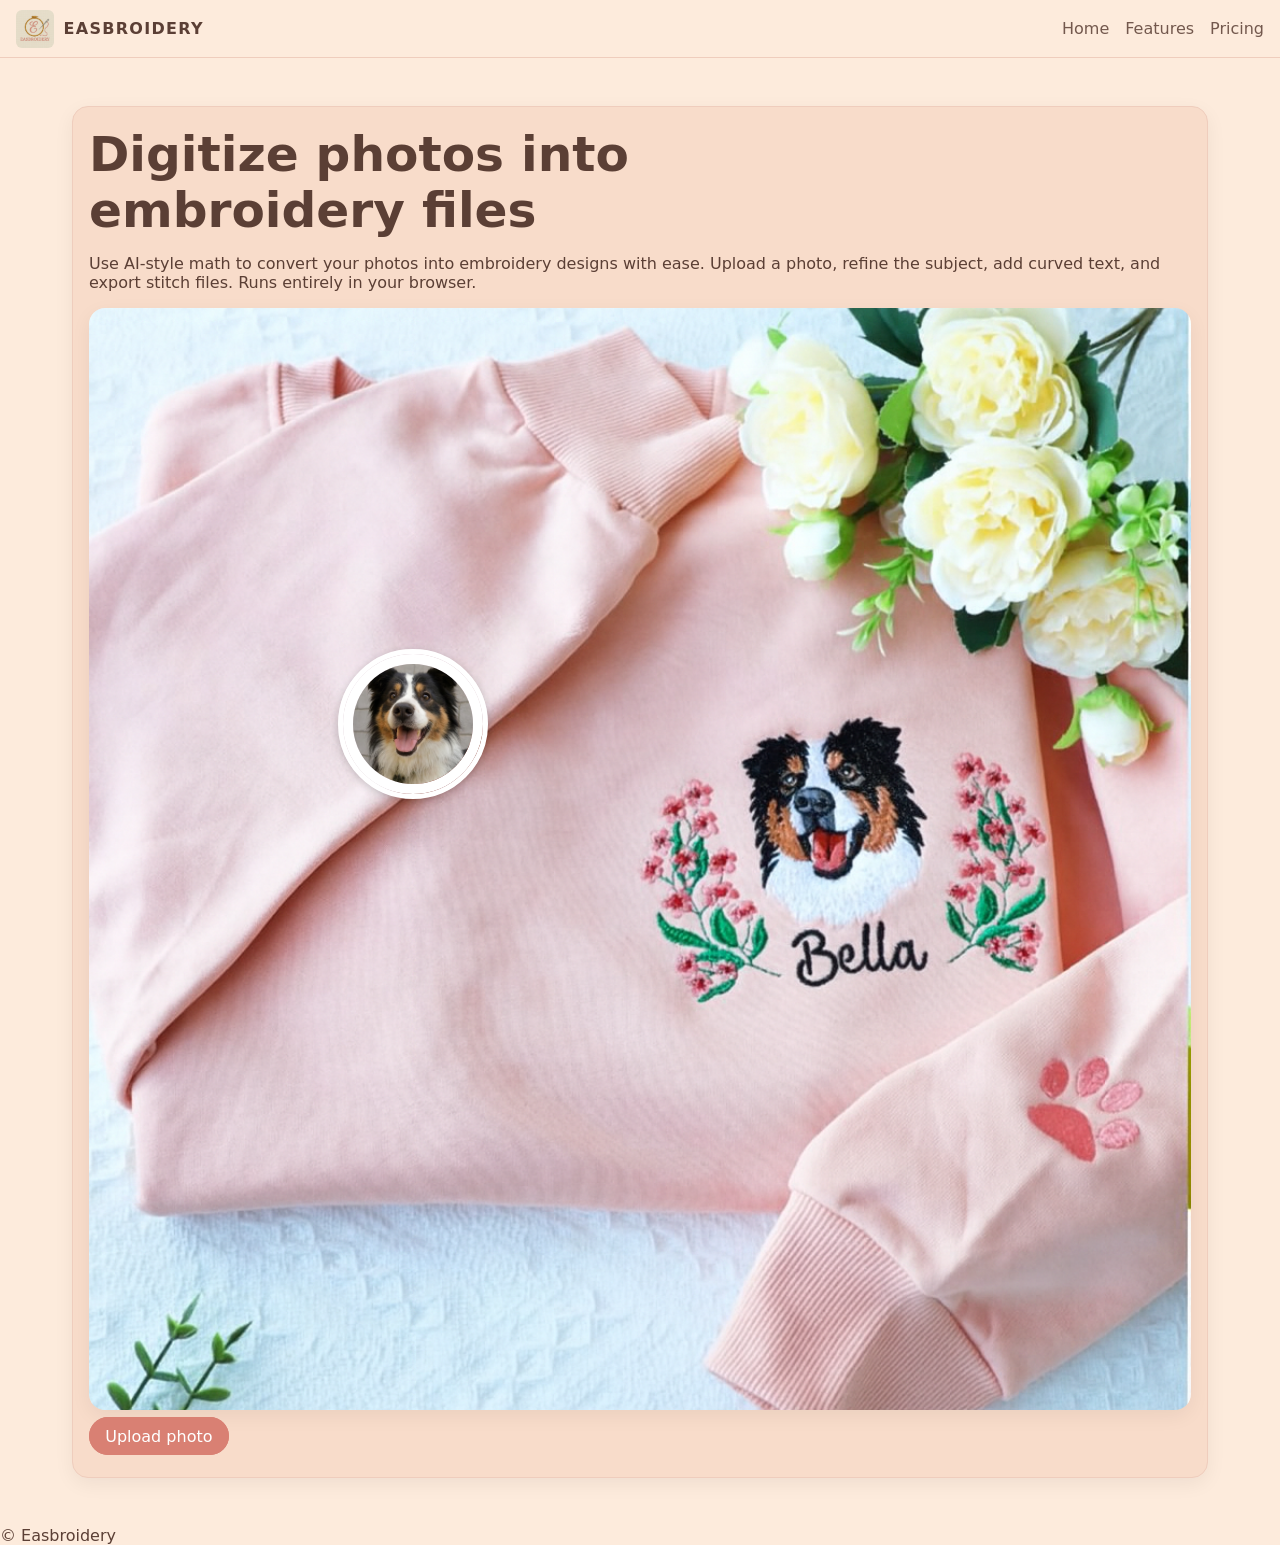
<file: index.html>
<!doctype html>
<html lang="en">
<head>
  <meta charset="utf-8" />
  <meta name="viewport" content="width=device-width, initial-scale=1" />
  <title>Easbroidery — Digitize photos into embroidery files</title>
  <link rel="stylesheet" href="styles.css" />
  <style>
    /* Let the hero area expand full width */
    .hero {
      display: flex;
      justify-content: center;
      padding: 2rem;
    }
    .hero__grid.card {
      width: 100%;          /* take all available width */
      max-width: 1400px;    /* optional cap so it doesn’t stretch too far */
      margin: 0 auto;
    }
    .hero__example img {
      display: block;
      width: 100%;
      height: auto;
      border-radius: 12px;
    }

    /* inset: left alone */
    .hero__inset {
      position: absolute;
      top: 45%;
      left: 30%;
      transform: translate(-50%, -50%);
      width: 150px;
      height: 150px;
      border-radius: 50%;
      overflow: hidden;
      border: 5px solid #fff;
      box-shadow: 0 2px 8px rgba(0,0,0,.2);
      pointer-events: none;
    }
    .hero__inset img {
      width: 100%;
      height: 100%;
      object-fit: cover;
    }
  </style>
</head>
<body class="theme-peach">
  <header class="site-header">
    <a href="index.html" class="brand">
      <img src="assets/logo.png" alt="Easbroidery" class="brand__logo" />
      <span class="brand__name">EASBROIDERY</span>
    </a>
    <nav class="nav">
      <a href="index.html">Home</a>
      <a href="features.html">Features</a>
      <a href="pricing.html">Pricing</a>
    </nav>
  </header>

  <main class="hero">
    <div class="hero__grid card">
      <div class="hero__copy">
        <h1>Digitize photos into<br/>embroidery files</h1>
        <p class="lede">
          Use AI-style math to convert your photos into embroidery designs with ease.
          Upload a photo, refine the subject, add curved text, and export stitch files.
          Runs entirely in your browser.
        </p>
        <figure class="hero__example">
          <img src="assets/hero-photo.jpg" alt="Sweatshirt with embroidery" />
        </figure>
        <p><a class="btn btn--primary" href="editor.html">Upload photo</a></p>
      </div>

      <!-- inset untouched -->
      <div class="hero__inset">
        <img src="assets/hero-inset.jpg" alt="Inset sample" />
      </div>
    </div>
  </main>

  <footer class="site-foot">© Easbroidery</footer>
</body>
</html>
</file>
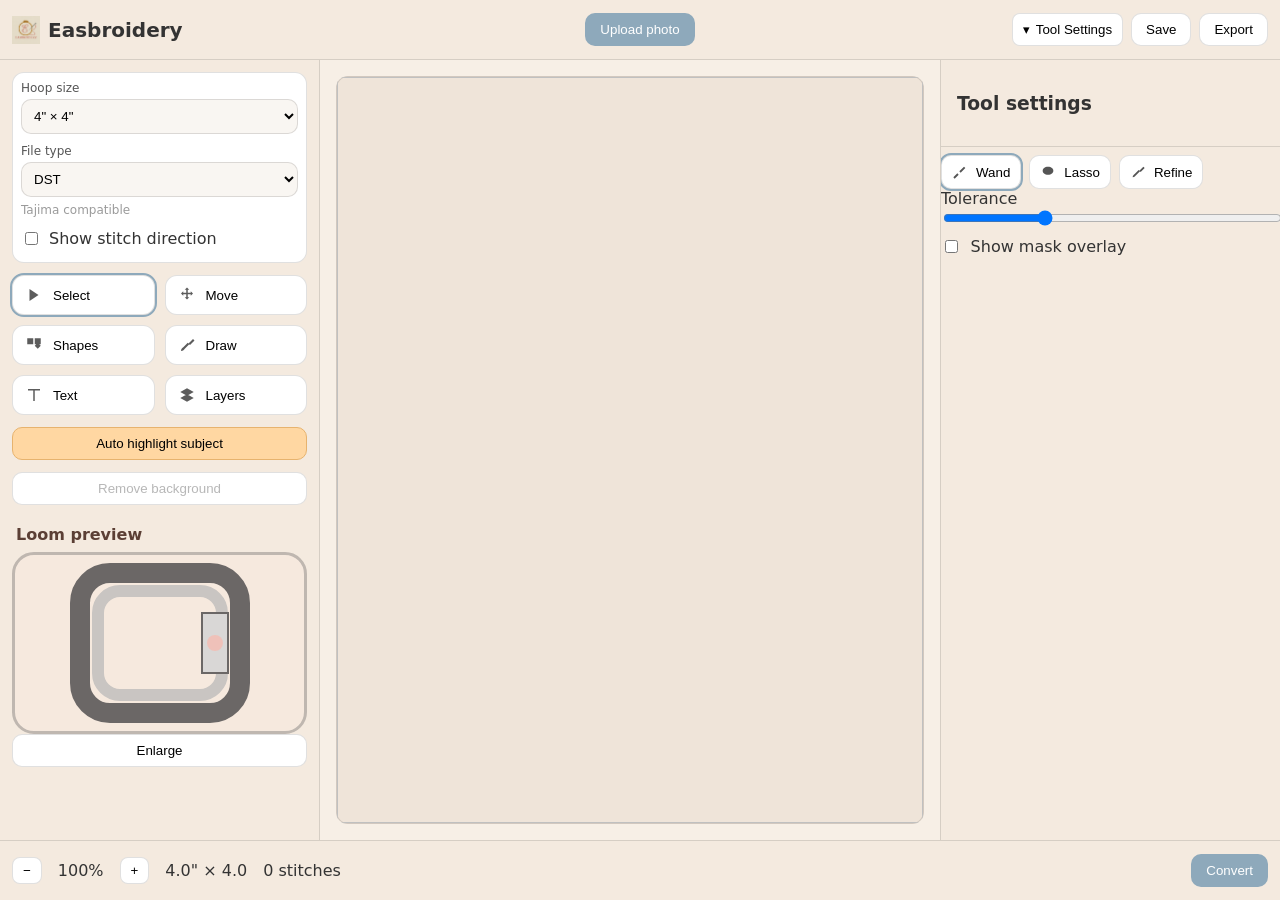
<file: editor.html>
<!DOCTYPE html>
<html lang="en">
<head>
  <meta charset="utf-8" />
  <meta name="viewport" content="width=device-width,initial-scale=1" />
  <title>Easbroidery — Editor</title>
  <link rel="stylesheet" href="styles.css">
  <link rel="stylesheet" href="editor.css">
</head>
<body class="editor-shell">
  <!-- Top bar -->
  <header class="eb-topbar" role="banner">
    <div class="eb-topbar__left">
      <a href="index.html" class="eb-brand">
        <img src="assets/logo.png" alt="Easbroidery" class="eb-brand__logo">
        <span class="eb-brand__name">Easbroidery</span>
      </a>
    </div>
    <div class="eb-topbar__center">
      <button id="uploadMainBtn" class="eb-btn eb-btn--primary" type="button">Upload photo</button>
      <input id="fileInput" type="file" accept="image/*" hidden />
    </div>
    <div class="eb-topbar__right">
      <button id="panelToggle" class="eb-iconbtn eb-tools-toggle" aria-expanded="true" aria-controls="toolSettings">
        <span class="chev">▾</span><span class="lbl">Tool Settings</span>
      </button>
      <button id="saveBtn"   class="eb-btn eb-btn--secondary" type="button">Save</button>
      <button id="exportBtn" class="eb-btn eb-btn--secondary" type="button">Export</button>
    </div>
  </header>

  <main class="eb-layout" role="main">
    <!-- Left rail -->
    <aside class="eb-rail" aria-label="Tools">
      <!-- top-left controls -->
      <section class="eb-controls">
        <div class="ctrl">
          <label class="ctrl__label" for="hoopSize">Hoop size</label>
          <select id="hoopSize" class="ctrl__select">
            <option value="4x4" selected>4" × 4"</option>
            <option value="5x7">5" × 7"</option>
            <option value="6x10">6" × 10"</option>
            <option value="8x12">8" × 12"</option>
          </select>
        </div>

        <div class="ctrl">
          <label class="ctrl__label" for="fileType">File type</label>
          <select id="fileType" class="ctrl__select">
            <option value="DST" selected>DST</option>
            <option value="PES">PES</option>
            <option value="JEF">JEF</option>
            <option value="EXP">EXP</option>
            <option value="VP3">VP3</option>
            <option value="XXX">XXX</option>
            <option value="HUS">HUS</option>
            <option value="PEC">PEC</option>
          </select>
          <p id="fileTypeHint" class="hint">Tajima compatible</p>
        </div>

        <label class="row ctrl__checkbox">
          <input id="showDirGlobal" type="checkbox">
          <span>Show stitch direction</span>
        </label>
      </section>

      <!-- Tools, book order: Select, Move, Shapes, Draw, Text, Layers -->
      <ul class="eb-tools eb-tools--grid" role="toolbar" aria-orientation="vertical">
        <li><button class="eb-tool is-active" data-tool="select" aria-pressed="true"><svg viewBox="0 0 24 24"><path d="M6 4l12 8-12 8z"/></svg><span>Select</span></button></li>
        <li><button class="eb-tool" data-tool="move"><svg viewBox="0 0 24 24"><path d="M12 2l3 3-2 0 0 4 4 0 0-2 3 3-3 3 0-2-4 0 0 4 2 0-3 3-3-3 2 0 0-4-4 0 0 2-3-3 3-3 0 2 4 0 0-4-2 0z"/></svg><span>Move</span></button></li>
        <li><button class="eb-tool" data-tool="shapes"><svg viewBox="0 0 24 24"><path d="M3 3h8v8H3zM13 3h8v8h-8zM13 13l4-4 4 4-4 4z"/></svg><span>Shapes</span></button></li>
        <li><button class="eb-tool" data-tool="draw"><svg viewBox="0 0 24 24"><path d="M20 4l-6 6 2 2 6-6zM4 20c3 0 4-2 5-3l6-6-2-2-6 6c-1 1-3 2-3 5z"/></svg><span>Draw</span></button></li>
        <li><button class="eb-tool" data-tool="text"><svg viewBox="0 0 24 24"><path d="M4 6V4h16v2h-7v14h-2V6H4z"/></svg><span>Text</span></button></li>
        <li><button class="eb-tool" data-tool="layers" id="layersBtn"><svg viewBox="0 0 24 24"><path d="M12 3l9 5-9 5-9-5 9-5zm0 8l9 5-9 5-9-5 9-5z"/></svg><span>Layers</span></button></li>
      </ul>

      <button id="autoBtn" class="eb-btn eb-btn--accent" type="button">Auto highlight subject</button>
      <button id="removeBgAction" class="eb-btn eb-btn--ghost" type="button" disabled>Remove background</button>

      <section class="eb-loom" aria-label="Loom preview">
        <h2 class="eb-loom__title">Loom preview</h2>
        <div class="eb-loom__card">
          <canvas id="loomPreviewCanvas" width="180" height="160" aria-label="Mini hoop live preview"></canvas>
        </div>
        <button id="loomPreviewEnlarge" class="eb-btn eb-btn--ghost">Enlarge</button>
      </section>
    </aside>

    <!-- Center: stage -->
    <section class="eb-stage" aria-label="Editor canvas">
      <div id="canvasWrap" class="eb-canvas-wrap">
        <img id="imgLayer" alt="" />
        <canvas id="imgCanvas"></canvas>
        <canvas id="maskCanvas"></canvas>
        <canvas id="textCanvas"></canvas>
      </div>
    </section>

    <!-- Right: tool settings -->
    <aside id="toolSettings" class="eb-context" aria-label="Tool settings">
      <div class="eb-context__head"><h3>Tool settings</h3></div>

      <!-- SELECT -->
      <div class="panel" data-panel="select">
        <div class="group">
          <div class="btnrow" id="selectModes">
            <button class="chipbtn is-active" data-mode="wand" title="Magic Wand">
              <svg viewBox="0 0 24 24"><path d="M2 20l6-6 2 2-6 6zM11 11l7-7 2 2-7 7z"/></svg><span>Wand</span>
            </button>
            <button class="chipbtn" data-mode="lasso" title="Lasso">
              <svg viewBox="0 0 24 24"><path d="M12 4C7 4 4 7 4 10s3 6 8 6 8-3 8-6-3-6-8-6z"/></svg><span>Lasso</span>
            </button>
            <button class="chipbtn" data-mode="refine" title="Refine brush">
              <svg viewBox="0 0 24 24"><path d="M20 4l-6 6 2 2 6-6zM4 20c3 0 4-2 5-3l6-6-2-2-6 6c-1 1-3 2-3 5z"/></svg><span>Refine</span>
            </button>
          </div>
        </div>
        <div class="group" id="selectWandGroup">
          <label>Tolerance</label><input id="wandTol" type="range" min="1" max="80" value="24">
          <label class="row"><input id="showMask" type="checkbox"> Show mask overlay</label>
        </div>
        <div class="group hidden" id="selectRefineGroup">
          <label>Refine size</label><input id="refineSize" type="range" min="4" max="80" value="24">
        </div>
      </div>

      <!-- MOVE -->
      <div class="panel hidden" data-panel="move">
        <div class="group">
          <label class="row"><input id="moveEnable" type="checkbox" checked> Drag items on canvas</label>
          <p class="hint">Use this to reposition created layers.</p>
        </div>
      </div>

      <!-- DRAW -->
      <div class="panel hidden" data-panel="draw">
        <div class="group">
          <label>Brush size</label><input id="brushSize" type="range" min="2" max="80" value="24">
          <label class="row"><input id="showEdges" type="checkbox" checked> Show grid</label>
        </div>
      </div>

      <!-- TEXT -->
      <div class="panel hidden" data-panel="text">
        <div class="group">
          <label>Text</label><input id="textInput" type="text" placeholder="Your text">
          <button id="textApply" class="eb-btn eb-btn--secondary" type="button">Apply</button>
        </div>
        <div class="group">
          <label>Size</label><input id="textSize" type="range" min="8" max="200" value="64">
          <label>Curve</label><input id="textCurve" type="range" min="0" max="180" value="60">
        </div>
      </div>

      <!-- SHAPES -->
      <div class="panel hidden" data-panel="shapes">
        <div class="group">
          <div class="btnrow" id="shapeBtns">
            <button class="chipbtn is-active" data-shape="rect" title="Rectangle">
              <svg viewBox="0 0 24 24"><rect x="4" y="6" width="16" height="12" /></svg><span>Rect</span>
            </button>
            <button class="chipbtn" data-shape="circle" title="Circle">
              <svg viewBox="0 0 24 24"><circle cx="12" cy="12" r="7"/></svg><span>Circle</span>
            </button>
            <button class="chipbtn" data-shape="triangle" title="Triangle">
              <svg viewBox="0 0 24 24"><path d="M12 5l8 14H4z"/></svg><span>Triangle</span>
            </button>
          </div>
        </div>
        <div class="group">
          <label>Stroke width</label><input id="shapeStroke" type="range" min="0" max="20" value="2">
        </div>
      </div>

      <!-- LAYERS -->
      <div class="panel hidden" data-panel="layers">
        <div class="group">
          <button id="layerFromSelection" class="eb-btn eb-btn--secondary" type="button" disabled>Create layer from selection</button>
        </div>
        <div class="group">
          <label>Layers</label>
          <div id="layerPills" class="pillrow"></div>
        </div>
        <div class="group">
          <label class="row"><input id="layerMoveToggle" type="checkbox"> Drag to move</label>
          <label>Direction angle</label><input id="layerAngle" type="range" min="-90" max="90" value="45">
          <label class="row"><input id="layerRemoveBg" type="checkbox"> Remove background for this layer</label>
        </div>
      </div>
    </aside>
  </main>

  <!-- Bottom status bar -->
  <footer class="eb-status" role="contentinfo">
    <div class="eb-status__group">
      <button id="zoomOut" class="eb-iconbtn" aria-label="Zoom out">−</button>
      <span id="zoomPct">100%</span>
      <button id="zoomIn" class="eb-iconbtn" aria-label="Zoom in">+</button>
      <span id="statusHoop">4.0" × 4.0</span>
      <span id="statusStitches">0 stitches</span>
    </div>
    <button id="btnConvert" class="eb-btn eb-btn--primary">Convert</button>
  </footer>

  <!-- Enlarge preview modal -->
  <dialog id="previewModal" class="eb-modal" aria-label="Loom preview">
    <div class="eb-modal__head">
      <h4>Loom preview</h4>
      <button id="previewModalClose" class="eb-iconbtn" aria-label="Close">✕</button>
    </div>
    <div class="eb-modal__body">
      <canvas id="loomPreviewLarge" width="1000" height="740" aria-label="Large hoop preview"></canvas>
    </div>
  </dialog>

  <script src="app.js"></script>
  <script src="script.upload.js"></script>
  <script src="script.preview.js"></script>
  <script src="script.draw.js"></script>
  <script src="processing.js"></script>
  <script src="editor.ui.js"></script>
</body>
</html>
</file>
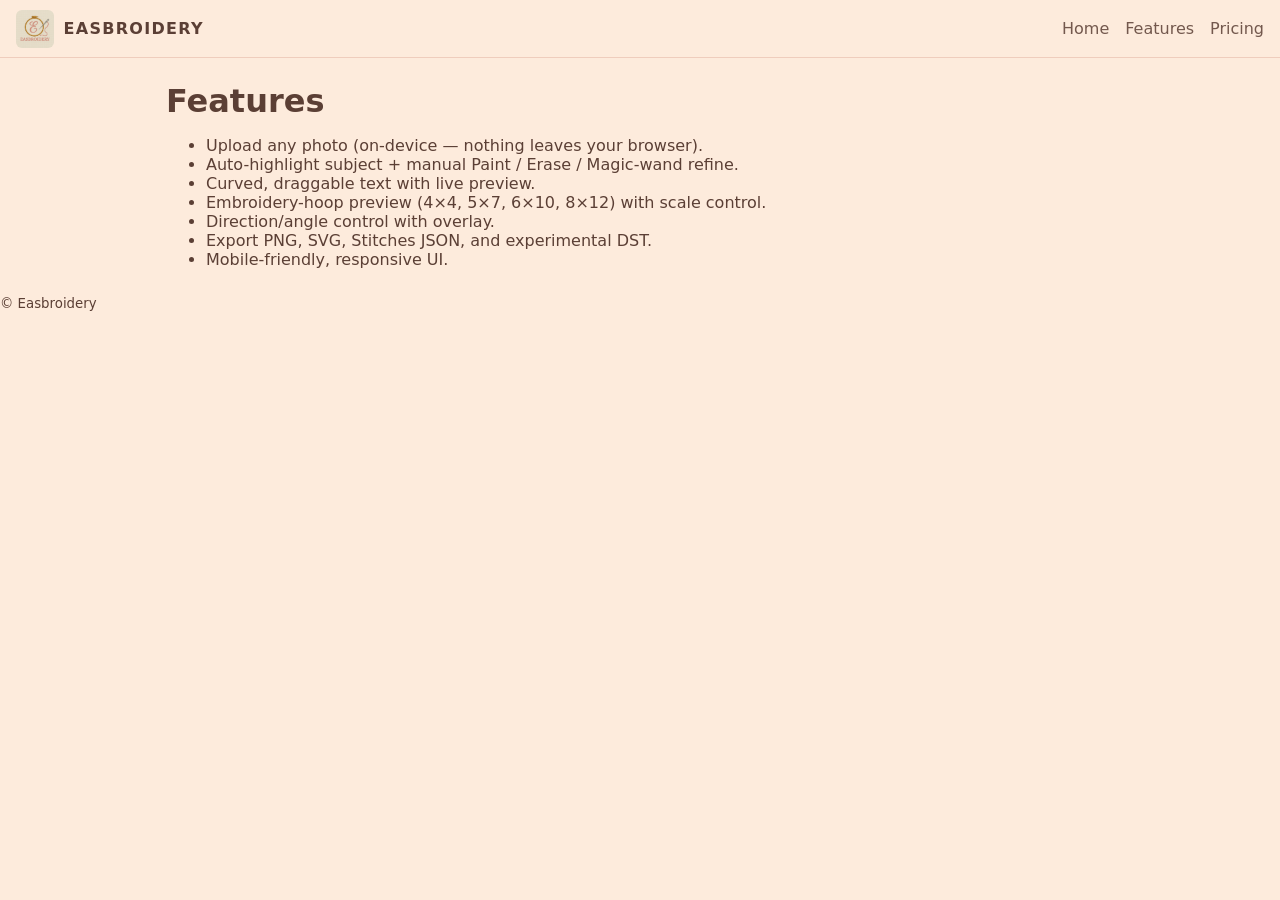
<file: features.html>
<!doctype html>
<html lang="en">
<head>
  <meta charset="utf-8" />
  <meta name="viewport" content="width=device-width, initial-scale=1" />
  <title>Easbroidery — Features</title>
  <link rel="stylesheet" href="styles.css" />
</head>
<body class="theme-peach">
  <header class="site-header">
    <a href="index.html" class="brand">
      <img src="assets/logo.png" alt="Easbroidery" class="brand__logo" />
      <span class="brand__name">EASBROIDERY</span>
    </a>
    <nav class="nav">
      <a href="index.html">Home</a>
      <a href="features.html">Features</a>
      <a href="pricing.html">Pricing</a>
    </nav>
  </header>

  <main class="container">
    <h1>Features</h1>
    <ul class="feature-list">
      <li>Upload any photo (on-device — nothing leaves your browser).</li>
      <li>Auto-highlight subject + manual Paint / Erase / Magic-wand refine.</li>
      <li>Curved, draggable text with live preview.</li>
      <li>Embroidery-hoop preview (4×4, 5×7, 6×10, 8×12) with scale control.</li>
      <li>Direction/angle control with overlay.</li>
      <li>Export PNG, SVG, Stitches JSON, and experimental DST.</li>
      <li>Mobile-friendly, responsive UI.</li>
    </ul>
  </main>

  <footer class="site-footer">
    <small>© Easbroidery</small>
  </footer>
</body>
</html>
</file>
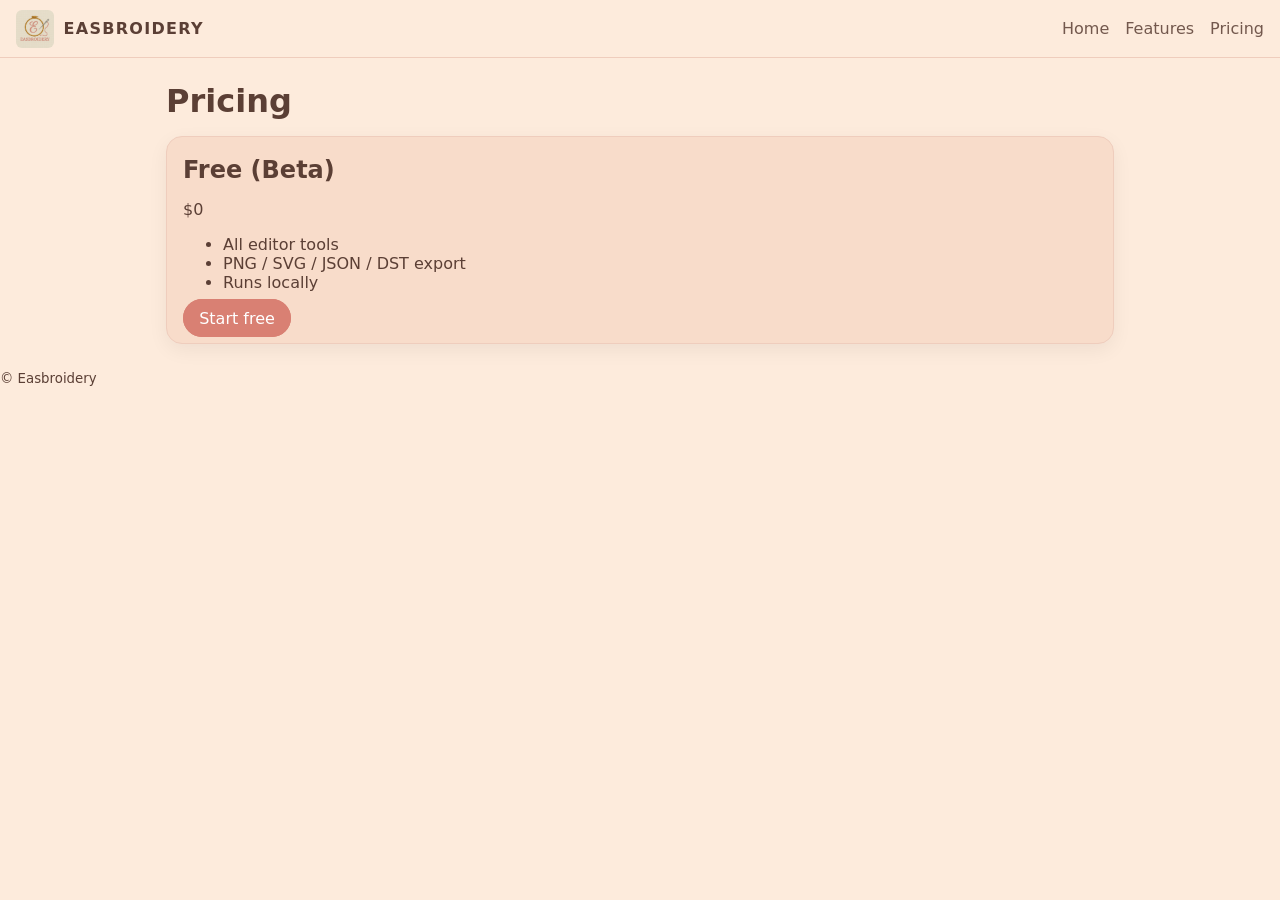
<file: pricing.html>
<!doctype html>
<html lang="en">
<head>
  <meta charset="utf-8" />
  <meta name="viewport" content="width=device-width, initial-scale=1" />
  <title>Easbroidery — Pricing</title>
  <link rel="stylesheet" href="styles.css" />
</head>
<body class="theme-peach">
  <header class="site-header">
    <a href="index.html" class="brand">
      <img src="assets/logo.png" alt="Easbroidery" class="brand__logo" />
      <span class="brand__name">EASBROIDERY</span>
    </a>
    <nav class="nav">
      <a href="index.html">Home</a>
      <a href="features.html">Features</a>
      <a href="pricing.html">Pricing</a>
    </nav>
  </header>

  <main class="container">
    <h1>Pricing</h1>
    <div class="pricing">
      <div class="price-card card">
        <h2>Free (Beta)</h2>
        <p class="price">$0</p>
        <ul>
          <li>All editor tools</li>
          <li>PNG / SVG / JSON / DST export</li>
          <li>Runs locally</li>
        </ul>
        <a class="btn btn--primary" href="editor.html">Start free</a>
      </div>
    </div>
  </main>

  <footer class="site-footer">
    <small>© Easbroidery</small>
  </footer>
</body>
</html>
</file>
<file: styles.css>
:root{
  --bg:#fdebdc; --card:#f8dcca; --ink:#5b3f35; --ink2:#7a5d52;
  --accent:#d98073; --chip:#f3c6b5; --ring:#fff3ea; --shadow:0 6px 20px rgba(0,0,0,.06);
}
*{box-sizing:border-box} html,body{margin:0;height:100%} body{font-family:ui-sans-serif,system-ui,-apple-system,"Segoe UI",Roboto,Arial}
a{color:inherit;text-decoration:none}
h1,h2{margin:.2rem 0 1rem;color:var(--ink)}
.theme-peach{background:var(--bg);color:var(--ink)}
.container{max-width:980px;margin:1.5rem auto;padding:0 1rem}

/* header */
.site-header{position:sticky;top:0;z-index:10;display:flex;align-items:center;gap:.8rem;padding:.6rem 1rem;background:var(--bg);border-bottom:1px solid #efcdbd}
.brand{display:flex;align-items:center;gap:.6rem}.brand__logo{width:38px;height:38px;border-radius:6px}.brand__name{font-weight:700;letter-spacing:.08em}
.nav{margin-left:auto;display:flex;gap:1rem}.nav a{opacity:.85}.nav a:hover{opacity:1}

/* buttons */
.btn,.btn-outline,.chip{border-radius:22px;padding:.55rem .95rem;border:1px solid #d8b3a6;background:#fffaf6;color:var(--ink);cursor:pointer}
.btn--primary{background:var(--accent);color:#fff;border-color:var(--accent)}
.btn-outline{background:transparent;border-color:var(--accent);color:var(--accent)}
.chip{background:var(--chip)} .chip--seg{background:var(--ring);border:1px solid #e7c7b7;padding:.45rem .8rem}
.is-active{outline:2px solid var(--accent)}
.btnbar{display:flex;flex-wrap:wrap;gap:.5rem;margin:.4rem 0}
input[type="range"]{width:100%}
.hint{opacity:.75;font-size:.9rem}

/* ---------- Canvas stack fixes ---------- */
.canvas-wrap{position:relative;width:100%;aspect-ratio:1/1;background:#fff;border:1px dashed #d9b8a8;border-radius:16px;overflow:hidden}
.canvas-wrap canvas{position:absolute;inset:0;width:100%;height:100%;image-rendering:pixelated}
#imgCanvas{z-index:0}
#maskCanvas{z-index:1;pointer-events:auto;opacity:.45;mix-blend-mode:multiply}
#textCanvas{z-index:2;pointer-events:auto}

/* mask visibility class (JS toggles .is-hidden) */
.is-hidden{opacity:0!important}

/* ---------- Hoop preview ---------- */
.hoop{position:relative;margin-top:12px}
.hoop__svg{width:100%;height:auto;display:block}
.hoop__inner{position:absolute;inset:90px 90px;display:grid;place-items:center}
.hoop__inner canvas{width:100%;height:100%;background:#fff;border-radius:24px}

/* ---------- Buttons wrap nicely on small screens ---------- */
.btnbar, .exportbar .btnbar{display:flex;flex-wrap:wrap;gap:.5rem}
.btn, .chip{white-space:nowrap}

/* ---------- Hero & inset placement ---------- */
.hero{padding:1rem}
.hero__grid{position:relative}
.hero__copy h1{font-size:clamp(1.9rem,3.8vw,3.2rem);margin:.2rem 0 .6rem}
.hero__example{margin:.75rem 0 1rem;border-radius:18px;overflow:hidden}
.hero__example img{display:block;width:100%;height:auto}
.hero__inset{position:absolute;top:10%;right:6%;width:min(34vw,240px)}
.hero__inset img{display:block;width:100%;height:auto;border-radius:50%;box-shadow:0 6px 24px rgba(0,0,0,.15);border:10px solid #fff}

@media (max-width:720px){
  .hero__inset{top:12%;right:7%;width:160px}
}

/* hero */
.hero{max-width:1200px;margin:1rem auto;padding:0 1rem;display:grid;grid-template-columns:1fr 1fr;gap:2rem;align-items:start}
.hero__title{font-size:clamp(28px,4.2vw,56px);line-height:1.05;margin-bottom:.6rem}
.hero__lead{opacity:.85;max-width:48ch}
.hero__example{width:100%;border-radius:16px;margin:.75rem 0 1rem;box-shadow:var(--shadow)}
.hero__bubble{position:relative;width:52%;margin-left:auto}
.hero__bubble--lower{margin-top:1.2rem} /* moved down a bit */
.hero__bubble>img{width:100%;border-radius:999px;box-shadow:0 12px 30px rgba(0,0,0,.12);outline:10px solid rgba(255,255,255,.9)}
@media (max-width:980px){.hero{grid-template-columns:1fr}.hero__bubble{width:44%}}

/* cards & editor */
.card{background:var(--card);border:1px solid #efcdbd;border-radius:16px;padding:1rem;box-shadow:var(--shadow)}
.card__title{font-size:1.25rem;margin-bottom:.75rem}
.mt{margin-top:1rem}
.editor{max-width:1200px;margin:1rem auto;padding:0 1rem}
.tools-inline{margin:.5rem 0}
.seg{display:flex;gap:.5rem;flex-wrap:wrap}
.panel{margin:.5rem 0}.hidden{display:none!important}
.row{display:flex;align-items:center;gap:.6rem;margin:.4rem 0}.row--stack{flex-wrap:wrap}.row--check{gap:.5rem}

.canvas-wrap{position:relative;width:100%;aspect-ratio:1/1;background:#fff;border:1px dashed #d9b8a8;border-radius:16px;overflow:hidden}
.canvas-wrap canvas{position:absolute;inset:0;width:100%;height:100%}
#maskCanvas{mix-blend-mode:multiply;opacity:.45}
#textCanvas{pointer-events:auto}

/* machine hoop frame (preview only) */
.preview-hoop{position:relative;background:#fff;border-radius:18px;padding:18px;border:1px dashed #d9b8a8}
.preview-hoop::before{
  content:""; position:absolute; inset:10px; border-radius:18px;
  border:10px solid rgba(70,70,70,.9); /* outer rail */
  pointer-events:none;
}
.preview-hoop::after{
  content:""; position:absolute; inset:24px; border-radius:14px;
  border:4px solid rgba(170,170,170,1); /* inner rail */
  pointer-events:none;
}
.preview-hoop canvas{width:100%;height:min(70vh,520px);display:block}

/* sticky export */
.exportbar{position:sticky;bottom:0;z-index:20;display:flex;align-items:center;justify-content:space-between;gap:1rem;padding:.6rem 1rem;margin-top:1rem;background:linear-gradient(180deg,rgba(253,235,220,0),var(--bg) 24%);border-top:1px solid #efcdbd}
.exportbar .btnbar{margin:0}

/* keep your previous styles; add/override the following */

.canvas-wrap{position:relative;width:100%;aspect-ratio:1/1;background:#fff;border:1px dashed #d9b8a8;border-radius:16px;overflow:hidden}
.canvas-wrap canvas{position:absolute;inset:0;width:100%;height:100%}
#maskCanvas{mix-blend-mode:multiply;opacity:.45}
#textCanvas{pointer-events:auto}

.tools-inline .panel.hidden{display:none}
.hoop{position:relative;background:transparent}
.hoop__svg{width:100%;height:auto;display:block}
.hoop__inner{position:absolute;inset:90px 90px;display:grid;place-items:center}
.hoop__inner canvas{width:100%;height:100%;background:#fff;border-radius:24px}

@media (max-width:600px){
  .btnbar .btn,.btnbar .chip{font-size:.95rem}
  .seg .chip{margin-bottom:.25rem}
}

/* collapsible options */
.opts{margin-bottom:.5rem}
.opts summary{cursor:pointer;font-weight:600}
.opts__grid{display:grid;grid-template-columns:repeat(auto-fit,minmax(180px,1fr));gap:.75rem;margin-top:.6rem}
</file>
<file: editor.css>
/* Shell */
.editor-shell{
  --topbar-h:60px; --status-h:60px;
  --eb-border:rgba(0,0,0,.12); --eb-bg:#f7efe6; --eb-panel:#f4eadf; --eb-text:#333; --eb-accent:#8ea9bb;
  background:var(--eb-bg); color:var(--eb-text);
  min-height:100dvh; height:100dvh;
  display:grid; grid-template-rows:var(--topbar-h) 1fr var(--status-h);
  font-family:ui-sans-serif,system-ui,-apple-system,"Segoe UI",Roboto,Arial;
}

/* Top bar */
.eb-topbar{display:grid;grid-template-columns:1fr auto 1fr;align-items:center;height:var(--topbar-h);padding:0 12px;border-bottom:1px solid var(--eb-border);background:var(--eb-panel)}
.eb-topbar__left{display:flex;align-items:center;min-width:0}
.eb-topbar__center{display:flex;justify-content:center}
.eb-topbar__right{display:flex;gap:8px;justify-content:flex-end}
.eb-brand{display:flex;align-items:center;gap:8px;text-decoration:none;color:inherit;min-width:0}
.eb-brand__logo{height:28px}
.eb-brand__name{font-weight:700;font-size:20px;white-space:nowrap;overflow:hidden;text-overflow:ellipsis}

/* Buttons */
.eb-btn{border:1px solid var(--eb-border);border-radius:10px;padding:8px 14px;background:#e8ded3}
.eb-btn--primary{background:#8ea9bb;color:#fff;border-color:transparent}
.eb-btn--secondary{background:#fff}
.eb-btn--accent{background:#ffd7a2;border-color:#e7b36e}
.eb-btn--ghost{background:#fff;border:1px solid var(--eb-border);width:100%}
.eb-iconbtn{border:1px solid var(--eb-border);background:#fff;border-radius:8px;padding:6px 10px;line-height:1}

/* Layout */
.eb-layout{display:grid;grid-template-columns:320px 1fr 340px; min-height:0;}
.eb-rail{border-right:1px solid var(--eb-border);background:var(--eb-panel);padding:12px;display:flex;flex-direction:column;gap:12px;min-height:0;overflow:auto}
.eb-context{border-left:1px solid var(--eb-border);background:var(--eb-panel);padding:0 0 16px 0;min-height:0;overflow:auto}
.eb-context__head{display:flex;align-items:center;justify-content:space-between;padding:14px 16px;border-bottom:1px solid var(--eb-border)}
.hidden{display:none !important}

/* Controls block */
.eb-controls{display:grid;gap:10px;padding:8px;border:1px solid var(--eb-border);border-radius:12px;background:#fff}
.ctrl{display:flex;flex-direction:column;gap:4px}
.ctrl__label{font-size:12px;color:#555}
.ctrl__select{border:1px solid var(--eb-border);border-radius:10px;padding:8px;background:#f9f6f2}
.ctrl__checkbox{gap:8px;align-items:center;margin-top:2px}
.hint{margin:2px 0 0 0;font-size:12px;color:#7a7a7a}

/* Tools */
.eb-tools{list-style:none;padding:0;margin:0}
.eb-tools--grid{display:grid;grid-template-columns:1fr 1fr;gap:10px}
.eb-tool{display:flex;align-items:center;gap:10px;width:100%;padding:10px 12px;border:1px solid var(--eb-border);background:#fff;border-radius:12px}
.eb-tool svg{width:18px;height:18px;fill:#5c5c5c}
.eb-tool.is-active{outline:2px solid var(--eb-accent)}

/* Loom preview */
.eb-loom__title{font-size:16px;margin:8px 4px}
.eb-loom__card{border:3px solid #bfb7b0;border-radius:22px;background:#f6e9de;padding:8px;display:flex;justify-content:center;align-items:center}

/* Stage + stack */
.eb-stage{position:relative;min-height:0;overflow:auto;padding:8px 8px calc(var(--status-h) + 8px) 8px}
.eb-canvas-wrap{position:relative;height:100%;min-height:calc(100dvh - var(--topbar-h) - var(--status-h) - 32px);margin:8px;background:#efe4d9;border:1px solid var(--eb-border);border-radius:12px;padding:16px}
#canvasWrap{position:relative;height:100%;transform-origin:top left}

/* Transparent canvases */
#canvasWrap canvas, #canvasWrap #imgLayer{position:absolute;inset:0;border-radius:8px}
#imgLayer{z-index:0;width:100%;height:100%;object-fit:contain;display:block}
#imgCanvas{z-index:1;background:transparent !important}
#maskCanvas{z-index:2;background:transparent !important}
#textCanvas{z-index:3;background:transparent !important}
#maskCanvas.is-hidden{opacity:0;pointer-events:none}

/* Status bar */
.eb-status{position:sticky;bottom:0;z-index:5;display:flex;align-items:center;justify-content:space-between;gap:10px;padding:10px 12px;border-top:1px solid var(--eb-border);background:var(--eb-panel)}
.eb-status__group{display:flex;gap:16px;align-items:center}

/* Tool Settings toggle arrow */
.eb-tools-toggle{display:flex;align-items:center;gap:6px}
.eb-tools-toggle .chev{transition:transform .15s ease}
.editor-shell.context-collapsed .eb-tools-toggle .chev{transform:rotate(-90deg)}

/* Modal backdrop */
.eb-modal::backdrop{background:rgba(0,0,0,.35)}

/* Collapse settings */
.editor-shell.context-collapsed .eb-context{display:none}
.editor-shell.context-collapsed .eb-layout{grid-template-columns:320px 1fr}

/* Phones */
@media (max-width:640px){
  .eb-layout{grid-template-columns:1fr}
  .eb-context{display:none}
  .eb-topbar{grid-template-columns:auto 1fr auto}
  .eb-brand__name{display:none}
}

/* Shell and shared rules remain from previous version */

/* New button rows inside settings */
.btnrow{display:flex;gap:8px;flex-wrap:wrap}
.chipbtn{display:inline-flex;align-items:center;gap:8px;padding:8px 10px;border:1px solid var(--eb-border);border-radius:10px;background:#fff}
.chipbtn svg{width:16px;height:16px;fill:#555}
.chipbtn.is-active{outline:2px solid var(--eb-accent)}

/* Layer pills */
.pillrow{display:flex;gap:6px;flex-wrap:wrap}
.pillrow .pill{padding:6px 10px;border:1px solid var(--eb-border);border-radius:999px;background:#fff;cursor:pointer}
.pillrow .pill.is-active{background:#8ea9bb;color:#fff;border-color:#8ea9bb}

/* Keep previous editor.css content below unchanged */
</file>
